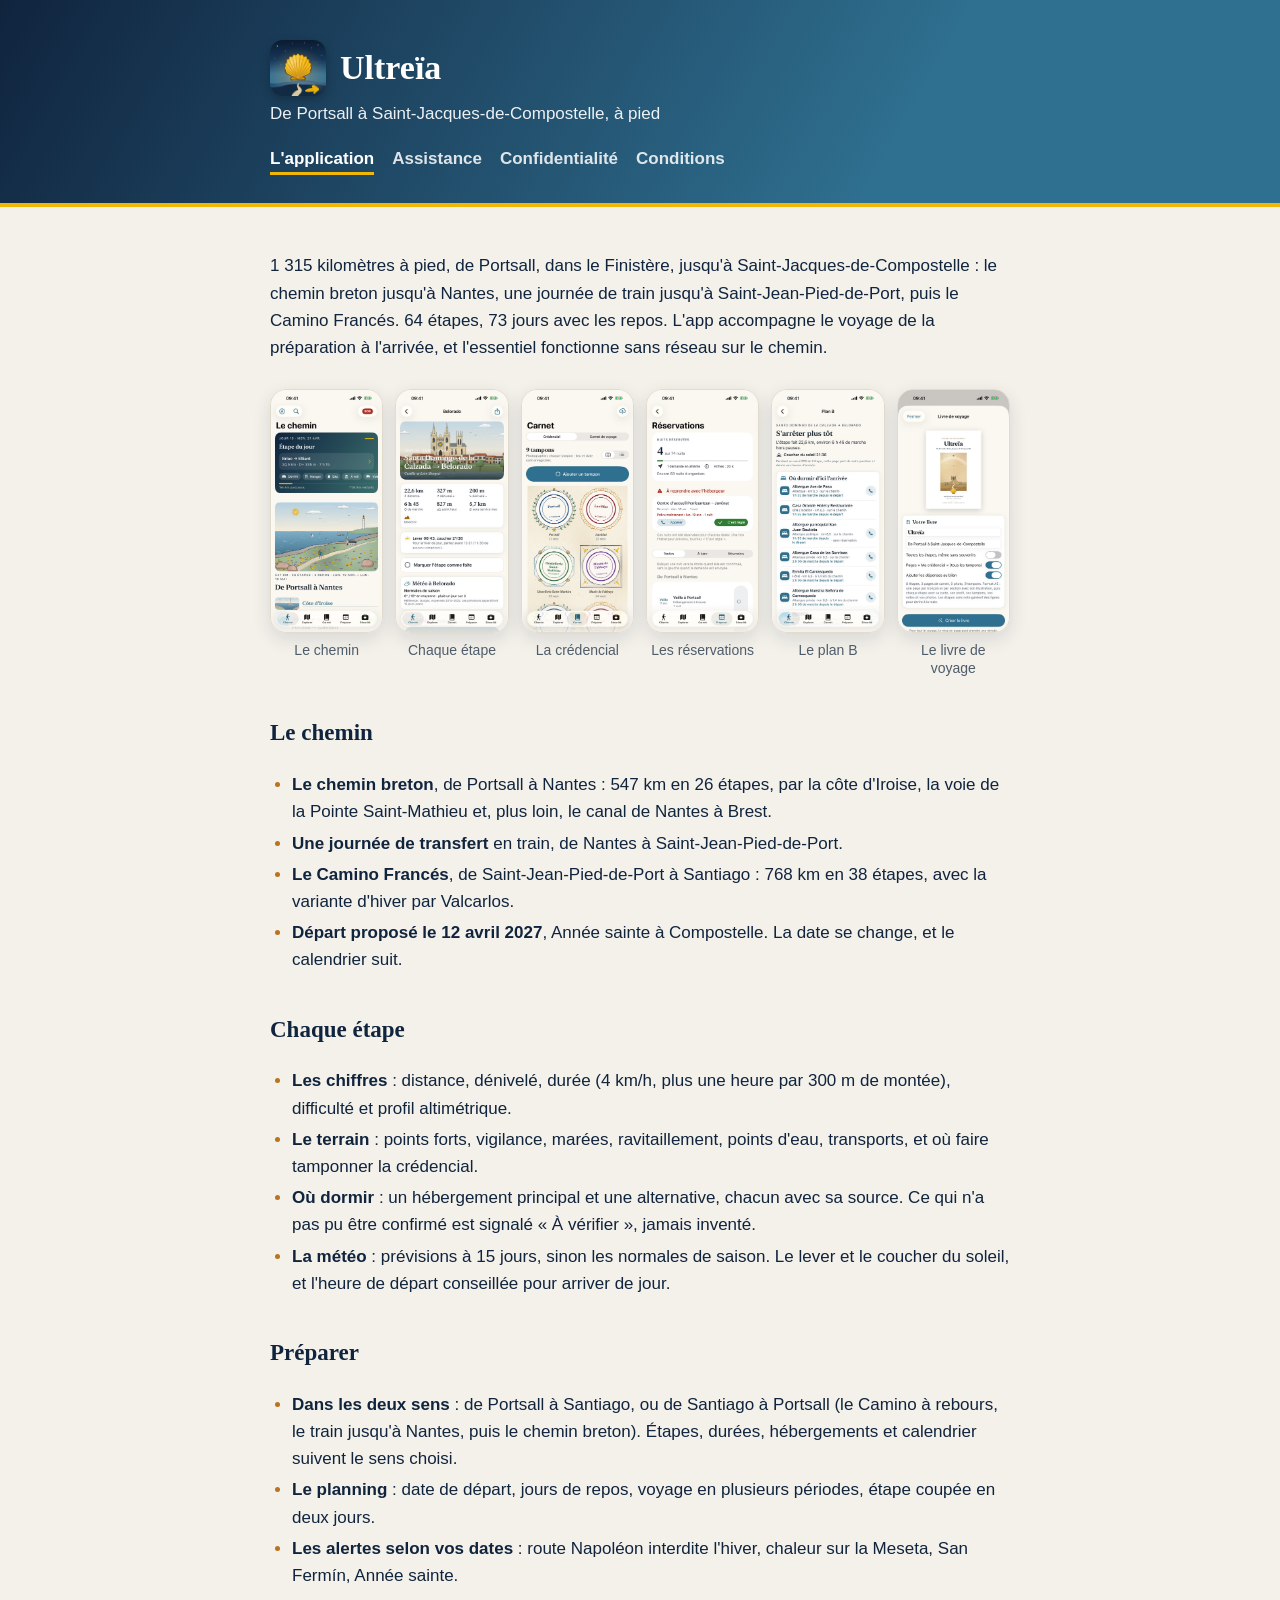
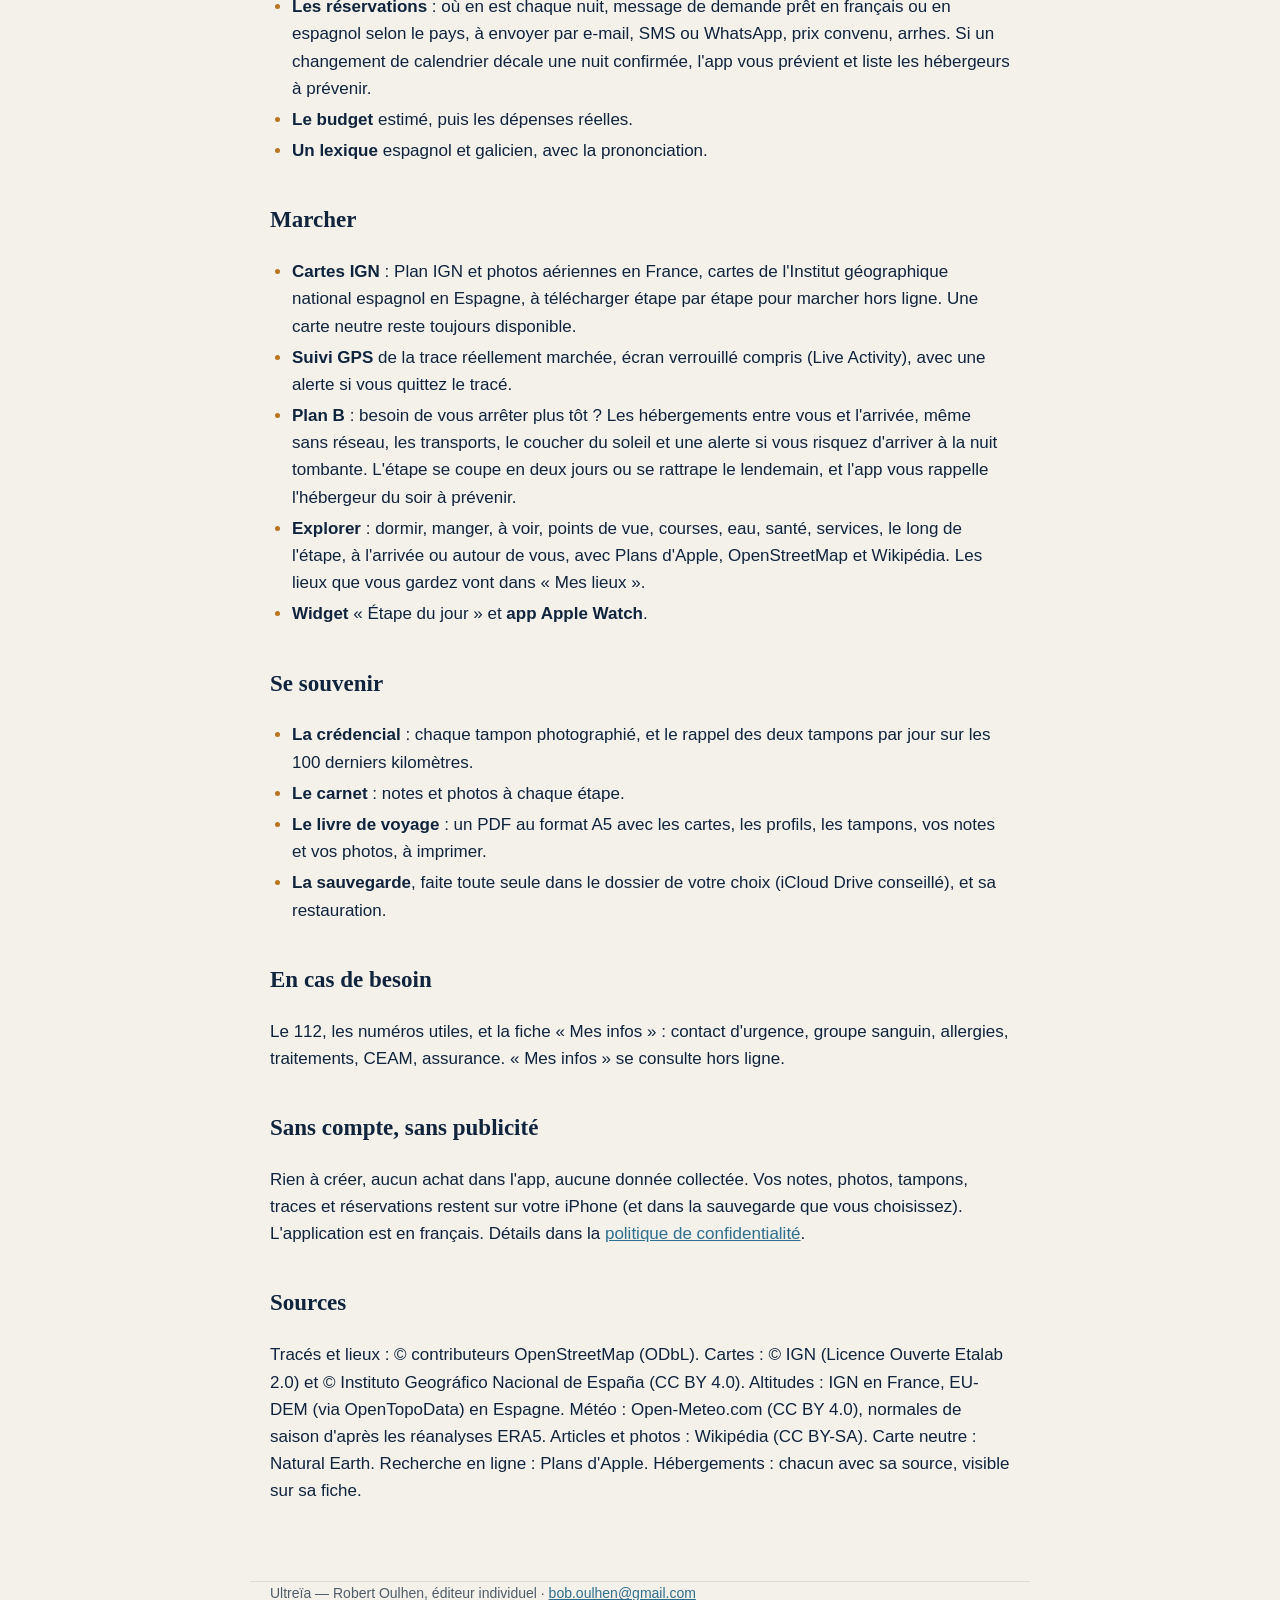
<file: index.html>
<!doctype html>
<html lang="fr">
<head>
<meta charset="utf-8">
<meta name="viewport" content="width=device-width, initial-scale=1">
<title>Ultreïa — de Portsall à Saint-Jacques-de-Compostelle, à pied</title>
<meta name="description" content="L'app iPhone pour préparer et marcher de Portsall à Saint-Jacques-de-Compostelle : 1 315 km en 64 étapes, cartes IGN hors ligne, suivi GPS, hébergements, réservations, plan B, crédencial et livre de voyage.">
<link rel="icon" href="images/icone.png">
<link rel="apple-touch-icon" href="images/icone.png">
<link rel="stylesheet" href="style.css">
</head>
<body>
<header class="bandeau">
  <div class="dedans">
    <h1><img class="icone" src="images/icone.png" alt="" width="56" height="56">Ultreïa</h1>
    <p class="accroche">De Portsall à Saint-Jacques-de-Compostelle, à pied</p>
    <nav>
      <a href="index.html" aria-current="page">L'application</a>
      <a href="assistance.html">Assistance</a>
      <a href="confidentialite.html">Confidentialité</a>
      <a href="conditions.html">Conditions</a>
    </nav>
  </div>
</header>
<main class="dedans">
  <p>1&nbsp;315 kilomètres à pied, de Portsall, dans le Finistère, jusqu'à Saint-Jacques-de-Compostelle : le chemin
  breton jusqu'à Nantes, une journée de train jusqu'à Saint-Jean-Pied-de-Port, puis le Camino Francés. 64 étapes,
  73 jours avec les repos. L'app accompagne le voyage de la préparation à l'arrivée, et l'essentiel fonctionne sans
  réseau sur le chemin.</p>

  <div class="galerie">
    <figure><img src="images/01-chemin.jpg" alt="Le chemin, étape par étape" loading="lazy"><figcaption>Le chemin</figcaption></figure>
    <figure><img src="images/02-etape.jpg" alt="Fiche d'une étape" loading="lazy"><figcaption>Chaque étape</figcaption></figure>
    <figure><img src="images/03-credencial.jpg" alt="La crédencial et ses tampons photographiés" loading="lazy"><figcaption>La crédencial</figcaption></figure>
    <figure><img src="images/04-reservations.jpg" alt="Suivi des réservations, nuit par nuit" loading="lazy"><figcaption>Les réservations</figcaption></figure>
    <figure><img src="images/05-plan-b.jpg" alt="Plan B : s'arrêter plus tôt" loading="lazy"><figcaption>Le plan B</figcaption></figure>
    <figure><img src="images/06-livre.jpg" alt="Le livre de voyage" loading="lazy"><figcaption>Le livre de voyage</figcaption></figure>
  </div>

  <h2>Le chemin</h2>
  <ul>
    <li><strong>Le chemin breton</strong>, de Portsall à Nantes : 547 km en 26 étapes, par la côte d'Iroise, la voie
    de la Pointe Saint-Mathieu et, plus loin, le canal de Nantes à Brest.</li>
    <li><strong>Une journée de transfert</strong> en train, de Nantes à Saint-Jean-Pied-de-Port.</li>
    <li><strong>Le Camino Francés</strong>, de Saint-Jean-Pied-de-Port à Santiago : 768 km en 38 étapes, avec la
    variante d'hiver par Valcarlos.</li>
    <li><strong>Départ proposé le 12 avril 2027</strong>, Année sainte à Compostelle. La date se change, et le
    calendrier suit.</li>
  </ul>

  <h2>Chaque étape</h2>
  <ul>
    <li><strong>Les chiffres</strong> : distance, dénivelé, durée (4 km/h, plus une heure par 300 m de montée),
    difficulté et profil altimétrique.</li>
    <li><strong>Le terrain</strong> : points forts, vigilance, marées, ravitaillement, points d'eau, transports, et où
    faire tamponner la crédencial.</li>
    <li><strong>Où dormir</strong> : un hébergement principal et une alternative, chacun avec sa source. Ce qui n'a pas
    pu être confirmé est signalé « À vérifier », jamais inventé.</li>
    <li><strong>La météo</strong> : prévisions à 15 jours, sinon les normales de saison. Le lever et le coucher du
    soleil, et l'heure de départ conseillée pour arriver de jour.</li>
  </ul>

  <h2>Préparer</h2>
  <ul>
    <li><strong>Dans les deux sens</strong> : de Portsall à Santiago, ou de Santiago à Portsall (le Camino à rebours,
    le train jusqu'à Nantes, puis le chemin breton). Étapes, durées, hébergements et calendrier suivent le sens choisi.</li>
    <li><strong>Le planning</strong> : date de départ, jours de repos, voyage en plusieurs périodes, étape coupée en
    deux jours.</li>
    <li><strong>Les alertes selon vos dates</strong> : route Napoléon interdite l'hiver, chaleur sur la Meseta,
    San Fermín, Année sainte.</li>
    <li><strong>Les réservations</strong> : où en est chaque nuit, message de demande prêt en français ou en espagnol
    selon le pays, à envoyer par e-mail, SMS ou WhatsApp, prix convenu, arrhes. Si un changement de calendrier décale
    une nuit confirmée, l'app vous prévient et liste les hébergeurs à prévenir.</li>
    <li><strong>Le budget</strong> estimé, puis les dépenses réelles.</li>
    <li><strong>Un lexique</strong> espagnol et galicien, avec la prononciation.</li>
  </ul>

  <h2>Marcher</h2>
  <ul>
    <li><strong>Cartes IGN</strong> : Plan IGN et photos aériennes en France, cartes de l'Institut géographique
    national espagnol en Espagne, à télécharger étape par étape pour marcher hors ligne. Une carte neutre reste
    toujours disponible.</li>
    <li><strong>Suivi GPS</strong> de la trace réellement marchée, écran verrouillé compris (Live Activity), avec
    une alerte si vous quittez le tracé.</li>
    <li><strong>Plan B</strong> : besoin de vous arrêter plus tôt ? Les hébergements entre vous et l'arrivée, même sans
    réseau, les transports, le coucher du soleil et une alerte si vous risquez d'arriver à la nuit tombante. L'étape
    se coupe en deux jours ou se rattrape le lendemain, et l'app vous rappelle l'hébergeur du soir à prévenir.</li>
    <li><strong>Explorer</strong> : dormir, manger, à voir, points de vue, courses, eau, santé, services, le long de
    l'étape, à l'arrivée ou autour de vous, avec Plans d'Apple, OpenStreetMap et Wikipédia. Les lieux que vous
    gardez vont dans « Mes lieux ».</li>
    <li><strong>Widget</strong> « Étape du jour » et <strong>app Apple Watch</strong>.</li>
  </ul>

  <h2>Se souvenir</h2>
  <ul>
    <li><strong>La crédencial</strong> : chaque tampon photographié, et le rappel des deux tampons par jour sur les
    100 derniers kilomètres.</li>
    <li><strong>Le carnet</strong> : notes et photos à chaque étape.</li>
    <li><strong>Le livre de voyage</strong> : un PDF au format A5 avec les cartes, les profils, les tampons, vos notes
    et vos photos, à imprimer.</li>
    <li><strong>La sauvegarde</strong>, faite toute seule dans le dossier de votre choix (iCloud Drive conseillé), et
    sa restauration.</li>
  </ul>

  <h2>En cas de besoin</h2>
  <p>Le 112, les numéros utiles, et la fiche « Mes infos » : contact d'urgence, groupe sanguin, allergies,
  traitements, CEAM, assurance. « Mes infos » se consulte hors ligne.</p>

  <h2>Sans compte, sans publicité</h2>
  <p>Rien à créer, aucun achat dans l'app, aucune donnée collectée. Vos notes, photos, tampons, traces et
  réservations restent sur votre iPhone (et dans la sauvegarde que vous choisissez). L'application est en français.
  Détails dans la <a href="confidentialite.html">politique de confidentialité</a>.</p>

  <h2>Sources</h2>
  <p>Tracés et lieux : © contributeurs OpenStreetMap (ODbL). Cartes : © IGN (Licence Ouverte Etalab 2.0) et
  © Instituto Geográfico Nacional de España (CC BY 4.0). Altitudes : IGN en France, EU-DEM (via OpenTopoData) en
  Espagne. Météo : Open-Meteo.com (CC BY 4.0), normales de saison d'après les réanalyses ERA5. Articles et photos :
  Wikipédia (CC BY-SA). Carte neutre : Natural Earth. Recherche en ligne : Plans d'Apple. Hébergements : chacun
  avec sa source, visible sur sa fiche.</p>
</main>
<footer class="dedans">Ultreïa — Robert Oulhen, éditeur individuel · <a href="mailto:bob.oulhen@gmail.com">bob.oulhen@gmail.com</a></footer>
</body>
</html>
</file>
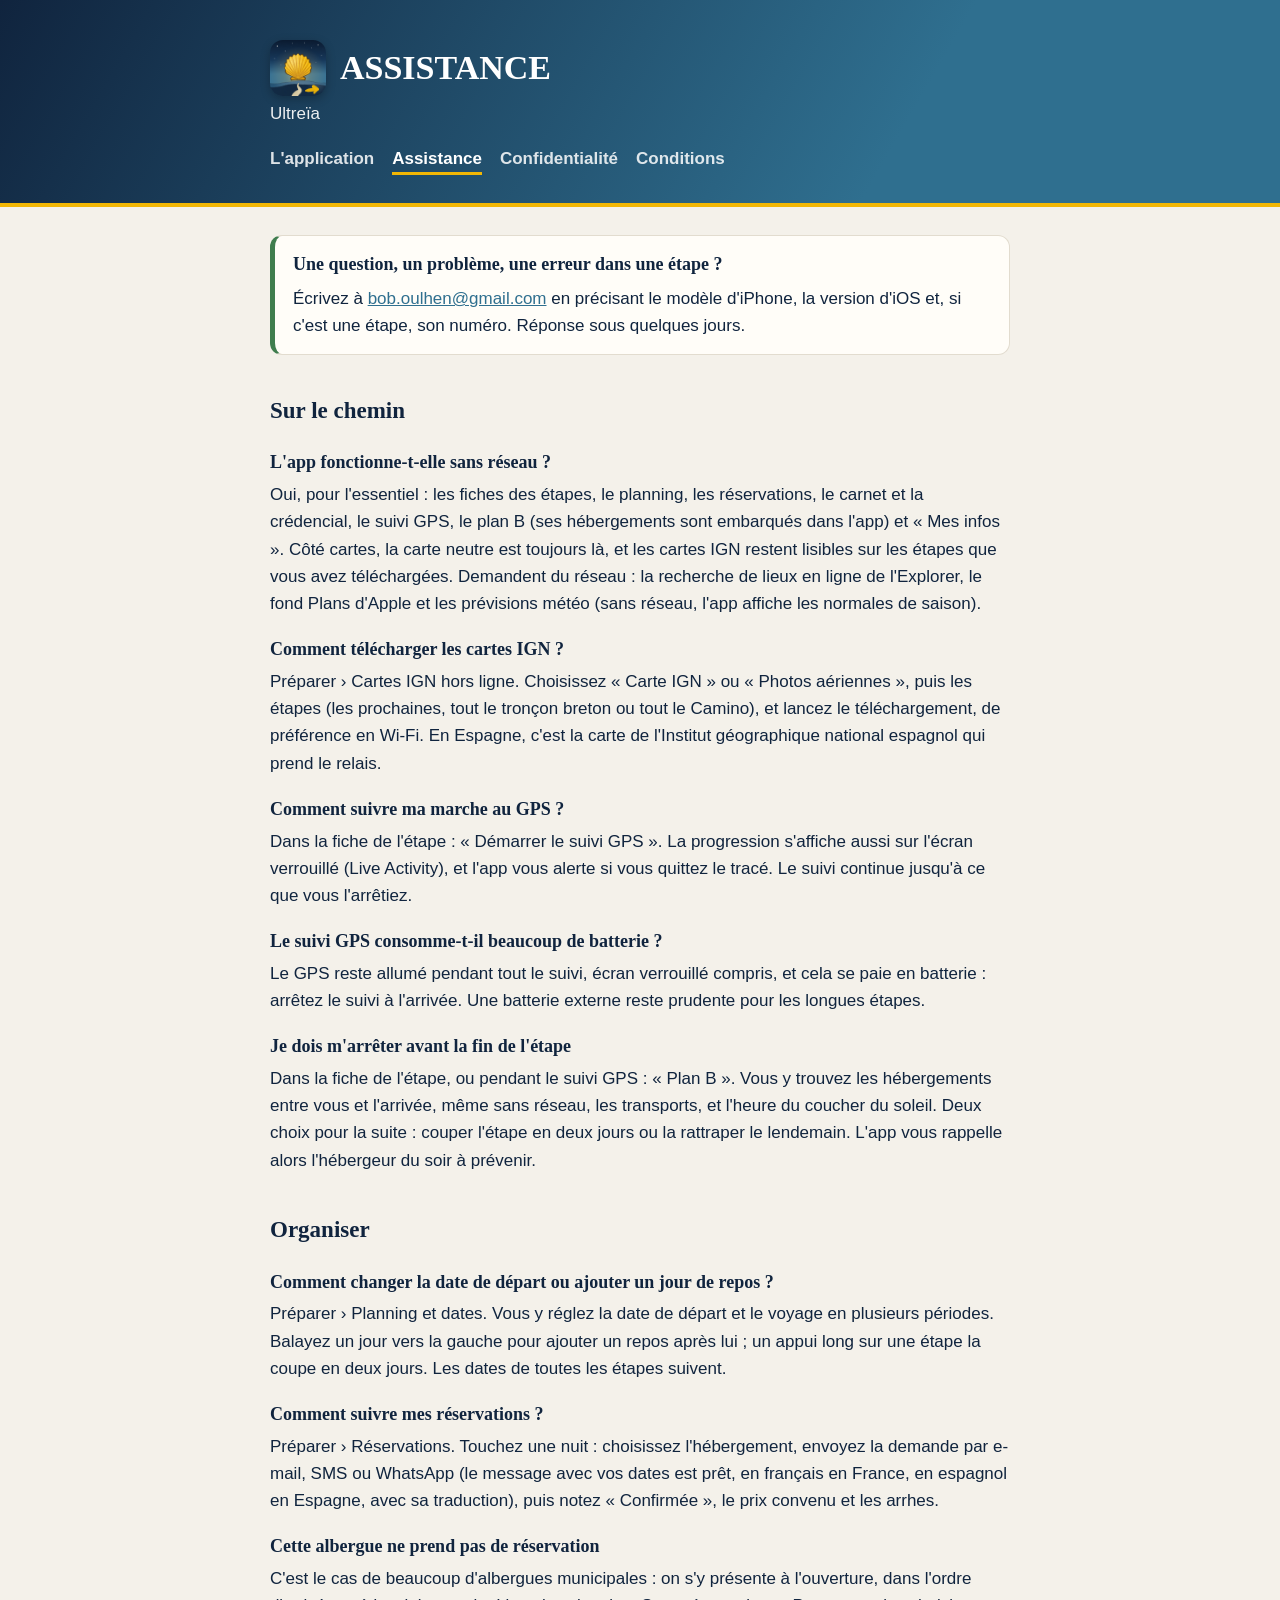
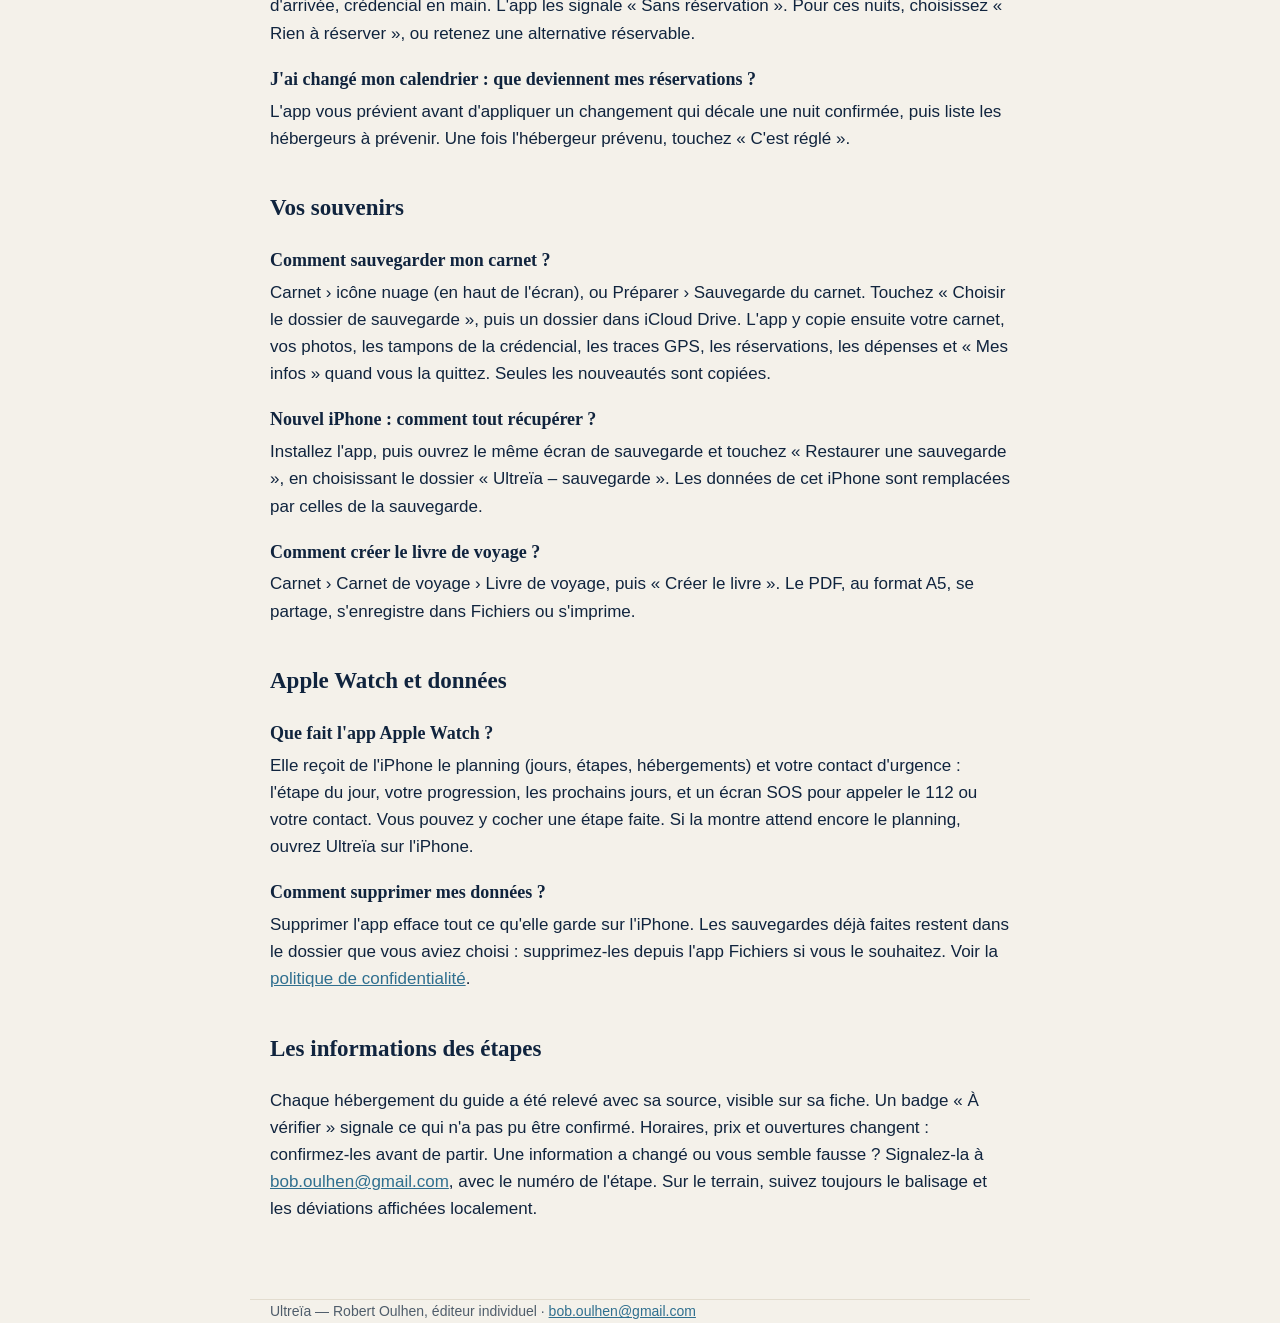
<file: assistance.html>
<!doctype html>
<html lang="fr">
<head>
<meta charset="utf-8">
<meta name="viewport" content="width=device-width, initial-scale=1">
<title>Assistance — Ultreïa</title>
<meta name="description" content="Aide de l'app Ultreïa : hors ligne, cartes IGN, suivi GPS, réservations, plan B, sauvegarde, livre de voyage, Apple Watch.">
<link rel="icon" href="images/icone.png">
<link rel="apple-touch-icon" href="images/icone.png">
<link rel="stylesheet" href="style.css">
</head>
<body>
<header class="bandeau">
  <div class="dedans">
    <h1><img class="icone" src="images/icone.png" alt="" width="56" height="56">ASSISTANCE</h1>
    <p class="accroche">Ultreïa</p>
    <nav>
      <a href="index.html">L'application</a>
      <a href="assistance.html" aria-current="page">Assistance</a>
      <a href="confidentialite.html">Confidentialité</a>
      <a href="conditions.html">Conditions</a>
    </nav>
  </div>
</header>
<main class="dedans">
  <div class="encadre">
    <h3>Une question, un problème, une erreur dans une étape ?</h3>
    <p>Écrivez à <a href="mailto:bob.oulhen@gmail.com">bob.oulhen@gmail.com</a> en précisant le modèle d'iPhone,
    la version d'iOS et, si c'est une étape, son numéro. Réponse sous quelques jours.</p>
  </div>

  <h2>Sur le chemin</h2>
  <h3>L'app fonctionne-t-elle sans réseau ?</h3>
  <p>Oui, pour l'essentiel : les fiches des étapes, le planning, les réservations, le carnet et la crédencial, le
  suivi GPS, le plan B (ses hébergements sont embarqués dans l'app) et « Mes infos ». Côté cartes, la carte neutre est
  toujours là, et les cartes IGN restent lisibles sur les étapes que vous avez téléchargées. Demandent du réseau : la
  recherche de lieux en ligne de l'Explorer, le fond Plans d'Apple et les prévisions météo (sans réseau, l'app
  affiche les normales de saison).</p>

  <h3>Comment télécharger les cartes IGN ?</h3>
  <p>Préparer › Cartes IGN hors ligne. Choisissez « Carte IGN » ou « Photos aériennes », puis les étapes (les
  prochaines, tout le tronçon breton ou tout le Camino), et lancez le téléchargement, de préférence en Wi-Fi. En
  Espagne, c'est la carte de l'Institut géographique national espagnol qui prend le relais.</p>

  <h3>Comment suivre ma marche au GPS ?</h3>
  <p>Dans la fiche de l'étape : « Démarrer le suivi GPS ». La progression s'affiche aussi sur l'écran verrouillé
  (Live Activity), et l'app vous alerte si vous quittez le tracé. Le suivi continue jusqu'à ce que vous l'arrêtiez.</p>

  <h3>Le suivi GPS consomme-t-il beaucoup de batterie ?</h3>
  <p>Le GPS reste allumé pendant tout le suivi, écran verrouillé compris, et cela se paie en batterie : arrêtez le
  suivi à l'arrivée. Une batterie externe reste prudente pour les longues étapes.</p>

  <h3>Je dois m'arrêter avant la fin de l'étape</h3>
  <p>Dans la fiche de l'étape, ou pendant le suivi GPS : « Plan B ». Vous y trouvez les hébergements entre vous et
  l'arrivée, même sans réseau, les transports, et l'heure du coucher du soleil. Deux choix pour la suite : couper
  l'étape en deux jours ou la rattraper le lendemain. L'app vous rappelle alors l'hébergeur du soir à prévenir.</p>

  <h2>Organiser</h2>
  <h3>Comment changer la date de départ ou ajouter un jour de repos ?</h3>
  <p>Préparer › Planning et dates. Vous y réglez la date de départ et le voyage en plusieurs périodes. Balayez un
  jour vers la gauche pour ajouter un repos après lui ; un appui long sur une étape la coupe en deux jours. Les dates
  de toutes les étapes suivent.</p>

  <h3>Comment suivre mes réservations ?</h3>
  <p>Préparer › Réservations. Touchez une nuit : choisissez l'hébergement, envoyez la demande par e-mail, SMS ou
  WhatsApp (le message avec vos dates est prêt, en français en France, en espagnol en Espagne, avec sa traduction),
  puis notez « Confirmée », le prix convenu et les arrhes.</p>

  <h3>Cette albergue ne prend pas de réservation</h3>
  <p>C'est le cas de beaucoup d'albergues municipales : on s'y présente à l'ouverture, dans l'ordre d'arrivée,
  crédencial en main. L'app les signale « Sans réservation ». Pour ces nuits, choisissez « Rien à réserver », ou
  retenez une alternative réservable.</p>

  <h3>J'ai changé mon calendrier : que deviennent mes réservations ?</h3>
  <p>L'app vous prévient avant d'appliquer un changement qui décale une nuit confirmée, puis liste les hébergeurs à
  prévenir. Une fois l'hébergeur prévenu, touchez « C'est réglé ».</p>

  <h2>Vos souvenirs</h2>
  <h3>Comment sauvegarder mon carnet ?</h3>
  <p>Carnet › icône nuage (en haut de l'écran), ou Préparer › Sauvegarde du carnet. Touchez « Choisir le dossier de
  sauvegarde », puis un dossier dans iCloud Drive. L'app y copie ensuite votre carnet, vos photos, les tampons de la
  crédencial, les traces GPS, les réservations, les dépenses et « Mes infos » quand vous la quittez. Seules les
  nouveautés sont copiées.</p>

  <h3>Nouvel iPhone : comment tout récupérer ?</h3>
  <p>Installez l'app, puis ouvrez le même écran de sauvegarde et touchez « Restaurer une sauvegarde », en choisissant
  le dossier « Ultreïa – sauvegarde ». Les données de cet iPhone sont remplacées par celles de la sauvegarde.</p>

  <h3>Comment créer le livre de voyage ?</h3>
  <p>Carnet › Carnet de voyage › Livre de voyage, puis « Créer le livre ». Le PDF, au format A5, se partage,
  s'enregistre dans Fichiers ou s'imprime.</p>

  <h2>Apple Watch et données</h2>
  <h3>Que fait l'app Apple Watch ?</h3>
  <p>Elle reçoit de l'iPhone le planning (jours, étapes, hébergements) et votre contact d'urgence : l'étape du jour,
  votre progression, les prochains jours, et un écran SOS pour appeler le 112 ou votre contact. Vous pouvez y cocher
  une étape faite. Si la montre attend encore le planning, ouvrez Ultreïa sur l'iPhone.</p>

  <h3>Comment supprimer mes données ?</h3>
  <p>Supprimer l'app efface tout ce qu'elle garde sur l'iPhone. Les sauvegardes déjà faites restent dans le dossier
  que vous aviez choisi : supprimez-les depuis l'app Fichiers si vous le souhaitez. Voir la
  <a href="confidentialite.html">politique de confidentialité</a>.</p>

  <h2>Les informations des étapes</h2>
  <p>Chaque hébergement du guide a été relevé avec sa source, visible sur sa fiche. Un badge « À vérifier » signale
  ce qui n'a pas pu être confirmé. Horaires, prix et ouvertures changent : confirmez-les
  avant de partir. Une information a changé ou vous semble fausse ? Signalez-la à
  <a href="mailto:bob.oulhen@gmail.com">bob.oulhen@gmail.com</a>, avec le numéro de l'étape. Sur le terrain, suivez
  toujours le balisage et les déviations affichées localement.</p>
</main>
<footer class="dedans">Ultreïa — Robert Oulhen, éditeur individuel · <a href="mailto:bob.oulhen@gmail.com">bob.oulhen@gmail.com</a></footer>
</body>
</html>
</file>
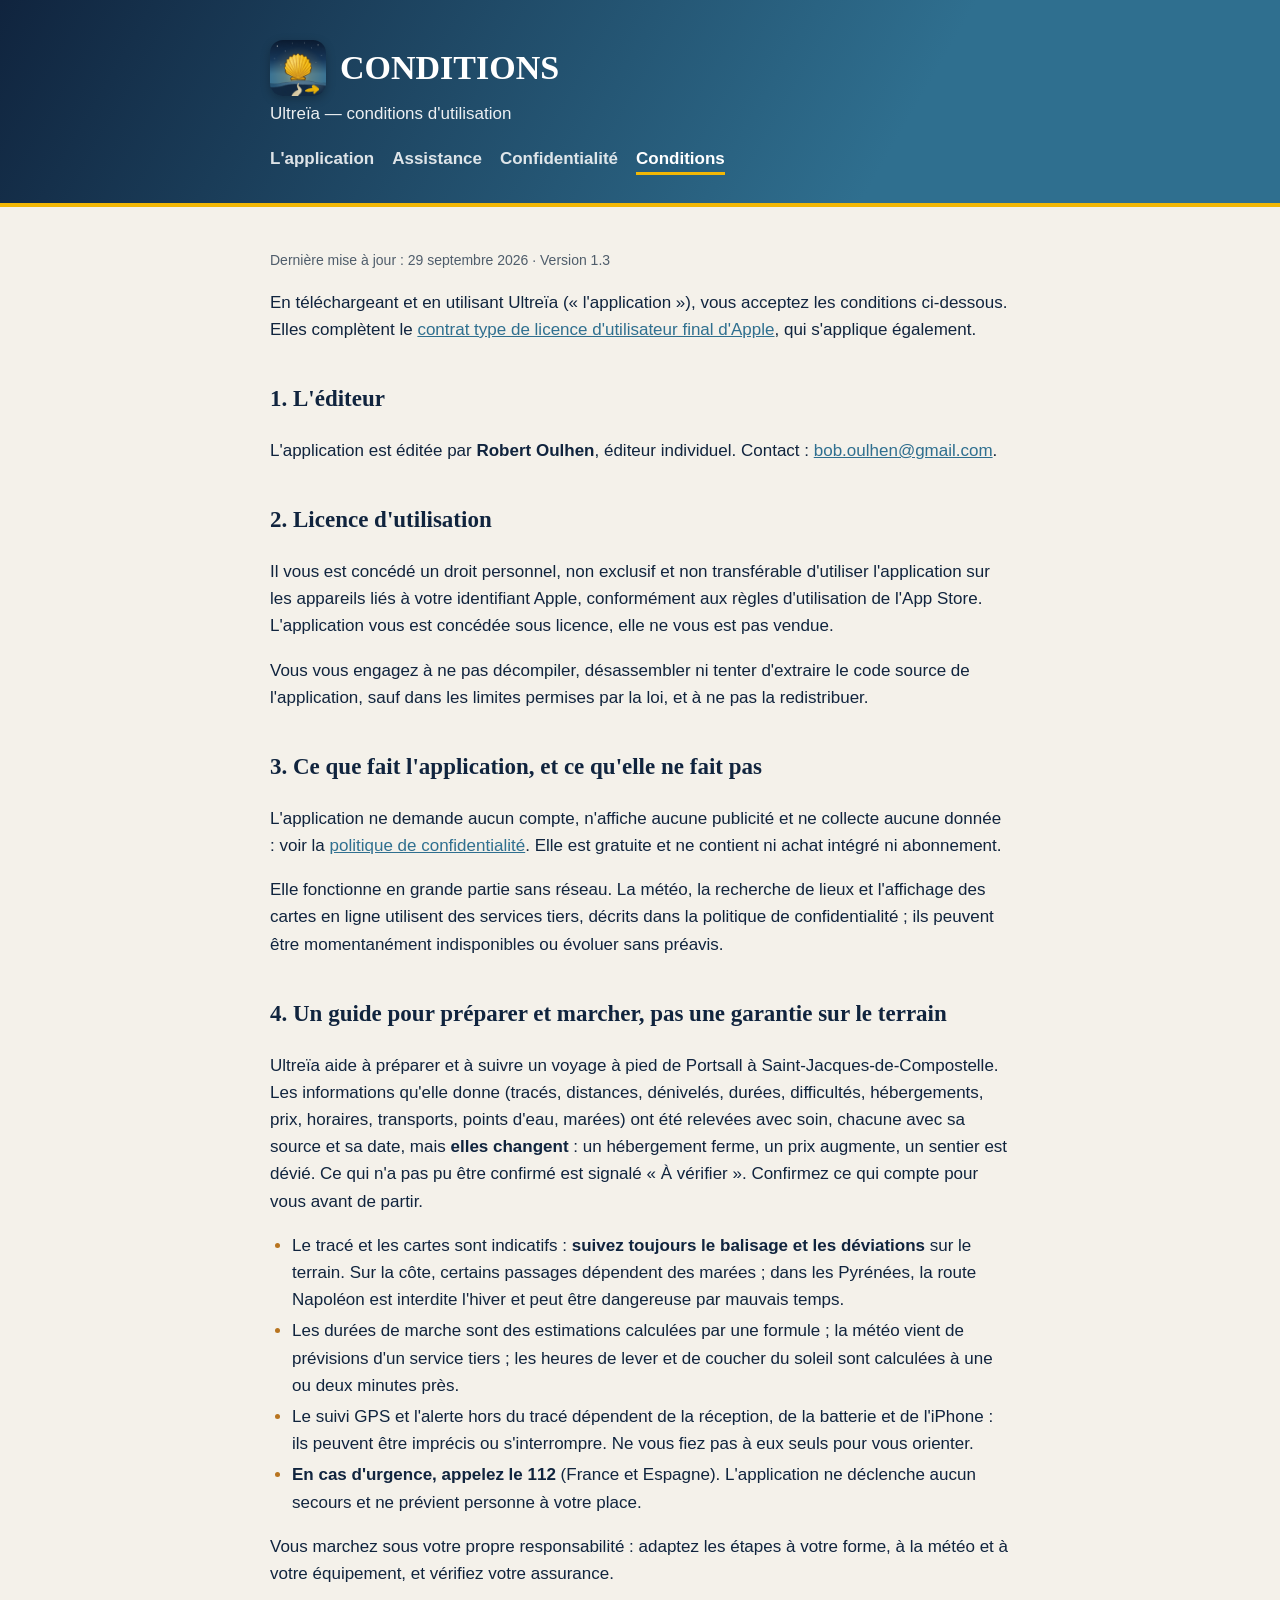
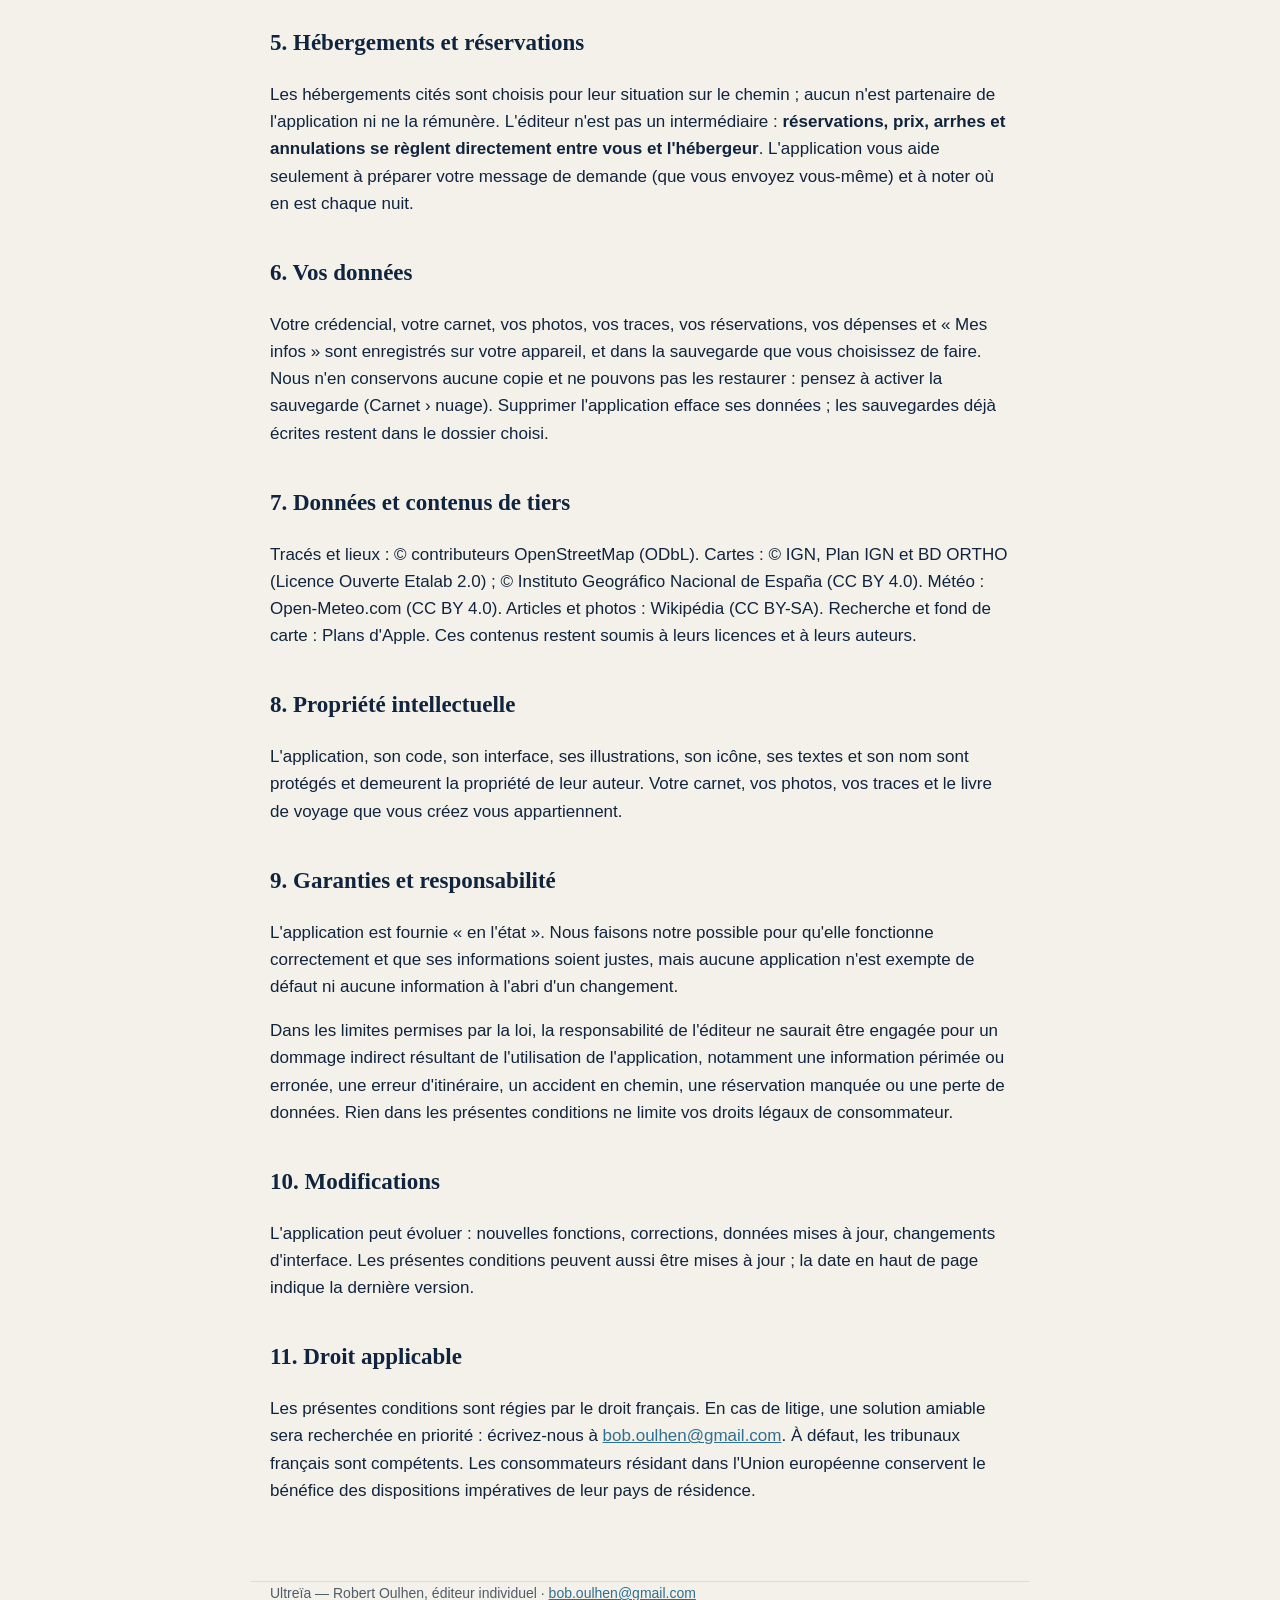
<file: conditions.html>
<!doctype html>
<html lang="fr">
<head>
<meta charset="utf-8">
<meta name="viewport" content="width=device-width, initial-scale=1">
<title>Conditions d'utilisation — Ultreïa</title>
<meta name="description" content="Conditions d'utilisation d'Ultreïa, l'app iPhone pour marcher de Portsall à Saint-Jacques-de-Compostelle : licence, informations à vérifier sur le terrain, réservations, données, responsabilité.">
<link rel="icon" href="images/icone.png">
<link rel="apple-touch-icon" href="images/icone.png">
<link rel="stylesheet" href="style.css">
</head>
<body>
<header class="bandeau">
  <div class="dedans">
    <h1><img class="icone" src="images/icone.png" alt="" width="56" height="56">CONDITIONS</h1>
    <p class="accroche">Ultreïa — conditions d'utilisation</p>
    <nav>
      <a href="index.html">L'application</a>
      <a href="assistance.html">Assistance</a>
      <a href="confidentialite.html">Confidentialité</a>
      <a href="conditions.html" aria-current="page">Conditions</a>
    </nav>
  </div>
</header>
<main class="dedans">
  <p class="date">Dernière mise à jour : 29 septembre 2026 · Version 1.3</p>

  <p>En téléchargeant et en utilisant Ultreïa (« l'application »), vous acceptez les conditions ci-dessous. Elles
  complètent le <a href="https://www.apple.com/legal/internet-services/itunes/dev/stdeula/">contrat type de licence
  d'utilisateur final d'Apple</a>, qui s'applique également.</p>

  <h2>1. L'éditeur</h2>
  <p>L'application est éditée par <strong>Robert Oulhen</strong>, éditeur individuel.
  Contact : <a href="mailto:bob.oulhen@gmail.com">bob.oulhen@gmail.com</a>.</p>

  <h2>2. Licence d'utilisation</h2>
  <p>Il vous est concédé un droit personnel, non exclusif et non transférable d'utiliser l'application sur les
  appareils liés à votre identifiant Apple, conformément aux règles d'utilisation de l'App Store. L'application vous
  est concédée sous licence, elle ne vous est pas vendue.</p>
  <p>Vous vous engagez à ne pas décompiler, désassembler ni tenter d'extraire le code source de l'application, sauf
  dans les limites permises par la loi, et à ne pas la redistribuer.</p>

  <h2>3. Ce que fait l'application, et ce qu'elle ne fait pas</h2>
  <p>L'application ne demande aucun compte, n'affiche aucune publicité et ne collecte aucune donnée : voir la
  <a href="confidentialite.html">politique de confidentialité</a>. Elle est gratuite et ne contient ni achat intégré
  ni abonnement.</p>
  <p>Elle fonctionne en grande partie sans réseau. La météo, la recherche de lieux et l'affichage des cartes en ligne
  utilisent des services tiers, décrits dans la politique de confidentialité ; ils peuvent être momentanément
  indisponibles ou évoluer sans préavis.</p>

  <h2>4. Un guide pour préparer et marcher, pas une garantie sur le terrain</h2>
  <p>Ultreïa aide à préparer et à suivre un voyage à pied de Portsall à Saint-Jacques-de-Compostelle. Les informations
  qu'elle donne (tracés, distances, dénivelés, durées, difficultés, hébergements, prix, horaires, transports, points
  d'eau, marées) ont été relevées avec soin, chacune avec sa source et sa date, mais <strong>elles changent</strong> :
  un hébergement ferme, un prix augmente, un sentier est dévié. Ce qui n'a pas pu être confirmé est signalé
  « À vérifier ». Confirmez ce qui compte pour vous avant de partir.</p>
  <ul>
    <li>Le tracé et les cartes sont indicatifs : <strong>suivez toujours le balisage et les déviations</strong> sur le
    terrain. Sur la côte, certains passages dépendent des marées ; dans les Pyrénées, la route Napoléon est interdite
    l'hiver et peut être dangereuse par mauvais temps.</li>
    <li>Les durées de marche sont des estimations calculées par une formule ; la météo vient de prévisions d'un service
    tiers ; les heures de lever et de coucher du soleil sont calculées à une ou deux minutes près.</li>
    <li>Le suivi GPS et l'alerte hors du tracé dépendent de la réception, de la batterie et de l'iPhone : ils peuvent
    être imprécis ou s'interrompre. Ne vous fiez pas à eux seuls pour vous orienter.</li>
    <li><strong>En cas d'urgence, appelez le 112</strong> (France et Espagne). L'application ne déclenche aucun
    secours et ne prévient personne à votre place.</li>
  </ul>
  <p>Vous marchez sous votre propre responsabilité : adaptez les étapes à votre forme, à la météo et à votre
  équipement, et vérifiez votre assurance.</p>

  <h2>5. Hébergements et réservations</h2>
  <p>Les hébergements cités sont choisis pour leur situation sur le chemin ; aucun n'est partenaire de l'application
  ni ne la rémunère. L'éditeur n'est pas un intermédiaire : <strong>réservations, prix, arrhes et annulations se
  règlent directement entre vous et l'hébergeur</strong>. L'application vous aide seulement à préparer votre message
  de demande (que vous envoyez vous-même) et à noter où en est chaque nuit.</p>

  <h2>6. Vos données</h2>
  <p>Votre crédencial, votre carnet, vos photos, vos traces, vos réservations, vos dépenses et « Mes infos » sont
  enregistrés sur votre appareil, et dans la sauvegarde que vous choisissez de faire. Nous n'en conservons aucune copie
  et ne pouvons pas les restaurer : pensez à activer la sauvegarde (Carnet › nuage). Supprimer l'application efface
  ses données ; les sauvegardes déjà écrites restent dans le dossier choisi.</p>

  <h2>7. Données et contenus de tiers</h2>
  <p>Tracés et lieux : © contributeurs OpenStreetMap (ODbL). Cartes : © IGN, Plan IGN et BD ORTHO (Licence Ouverte
  Etalab 2.0) ; © Instituto Geográfico Nacional de España (CC BY 4.0). Météo : Open-Meteo.com (CC BY 4.0). Articles
  et photos : Wikipédia (CC BY-SA). Recherche et fond de carte : Plans d'Apple. Ces contenus restent soumis à leurs
  licences et à leurs auteurs.</p>

  <h2>8. Propriété intellectuelle</h2>
  <p>L'application, son code, son interface, ses illustrations, son icône, ses textes et son nom sont protégés et
  demeurent la propriété de leur auteur. Votre carnet, vos photos, vos traces et le livre de voyage que vous créez vous
  appartiennent.</p>

  <h2>9. Garanties et responsabilité</h2>
  <p>L'application est fournie « en l'état ». Nous faisons notre possible pour qu'elle fonctionne correctement et que
  ses informations soient justes, mais aucune application n'est exempte de défaut ni aucune information à l'abri d'un
  changement.</p>
  <p>Dans les limites permises par la loi, la responsabilité de l'éditeur ne saurait être engagée pour un dommage
  indirect résultant de l'utilisation de l'application, notamment une information périmée ou erronée, une erreur
  d'itinéraire, un accident en chemin, une réservation manquée ou une perte de données. Rien dans les présentes
  conditions ne limite vos droits légaux de consommateur.</p>

  <h2>10. Modifications</h2>
  <p>L'application peut évoluer : nouvelles fonctions, corrections, données mises à jour, changements d'interface. Les
  présentes conditions peuvent aussi être mises à jour ; la date en haut de page indique la dernière version.</p>

  <h2>11. Droit applicable</h2>
  <p>Les présentes conditions sont régies par le droit français. En cas de litige, une solution amiable sera recherchée
  en priorité : écrivez-nous à <a href="mailto:bob.oulhen@gmail.com">bob.oulhen@gmail.com</a>. À défaut, les
  tribunaux français sont compétents. Les consommateurs résidant dans l'Union européenne conservent le bénéfice des
  dispositions impératives de leur pays de résidence.</p>
</main>
<footer class="dedans">Ultreïa — Robert Oulhen, éditeur individuel · <a href="mailto:bob.oulhen@gmail.com">bob.oulhen@gmail.com</a></footer>
</body>
</html>
</file>
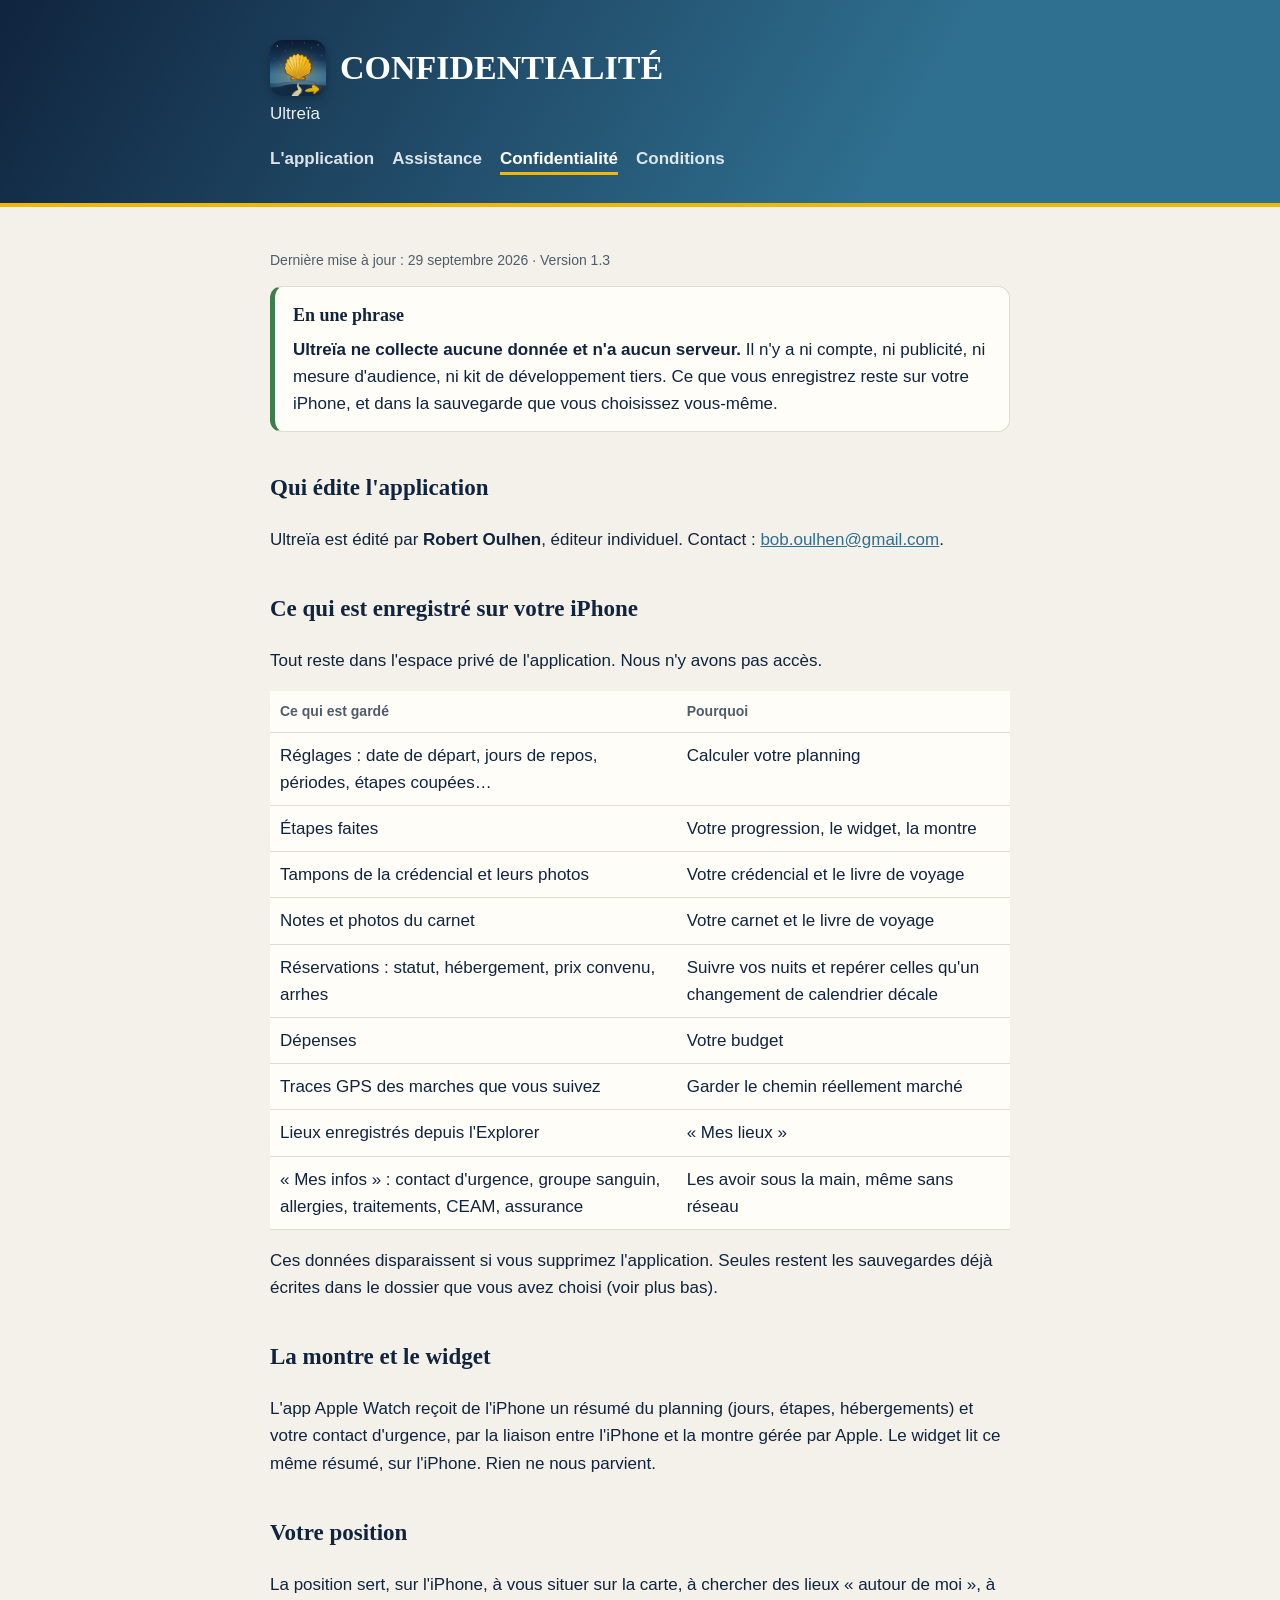
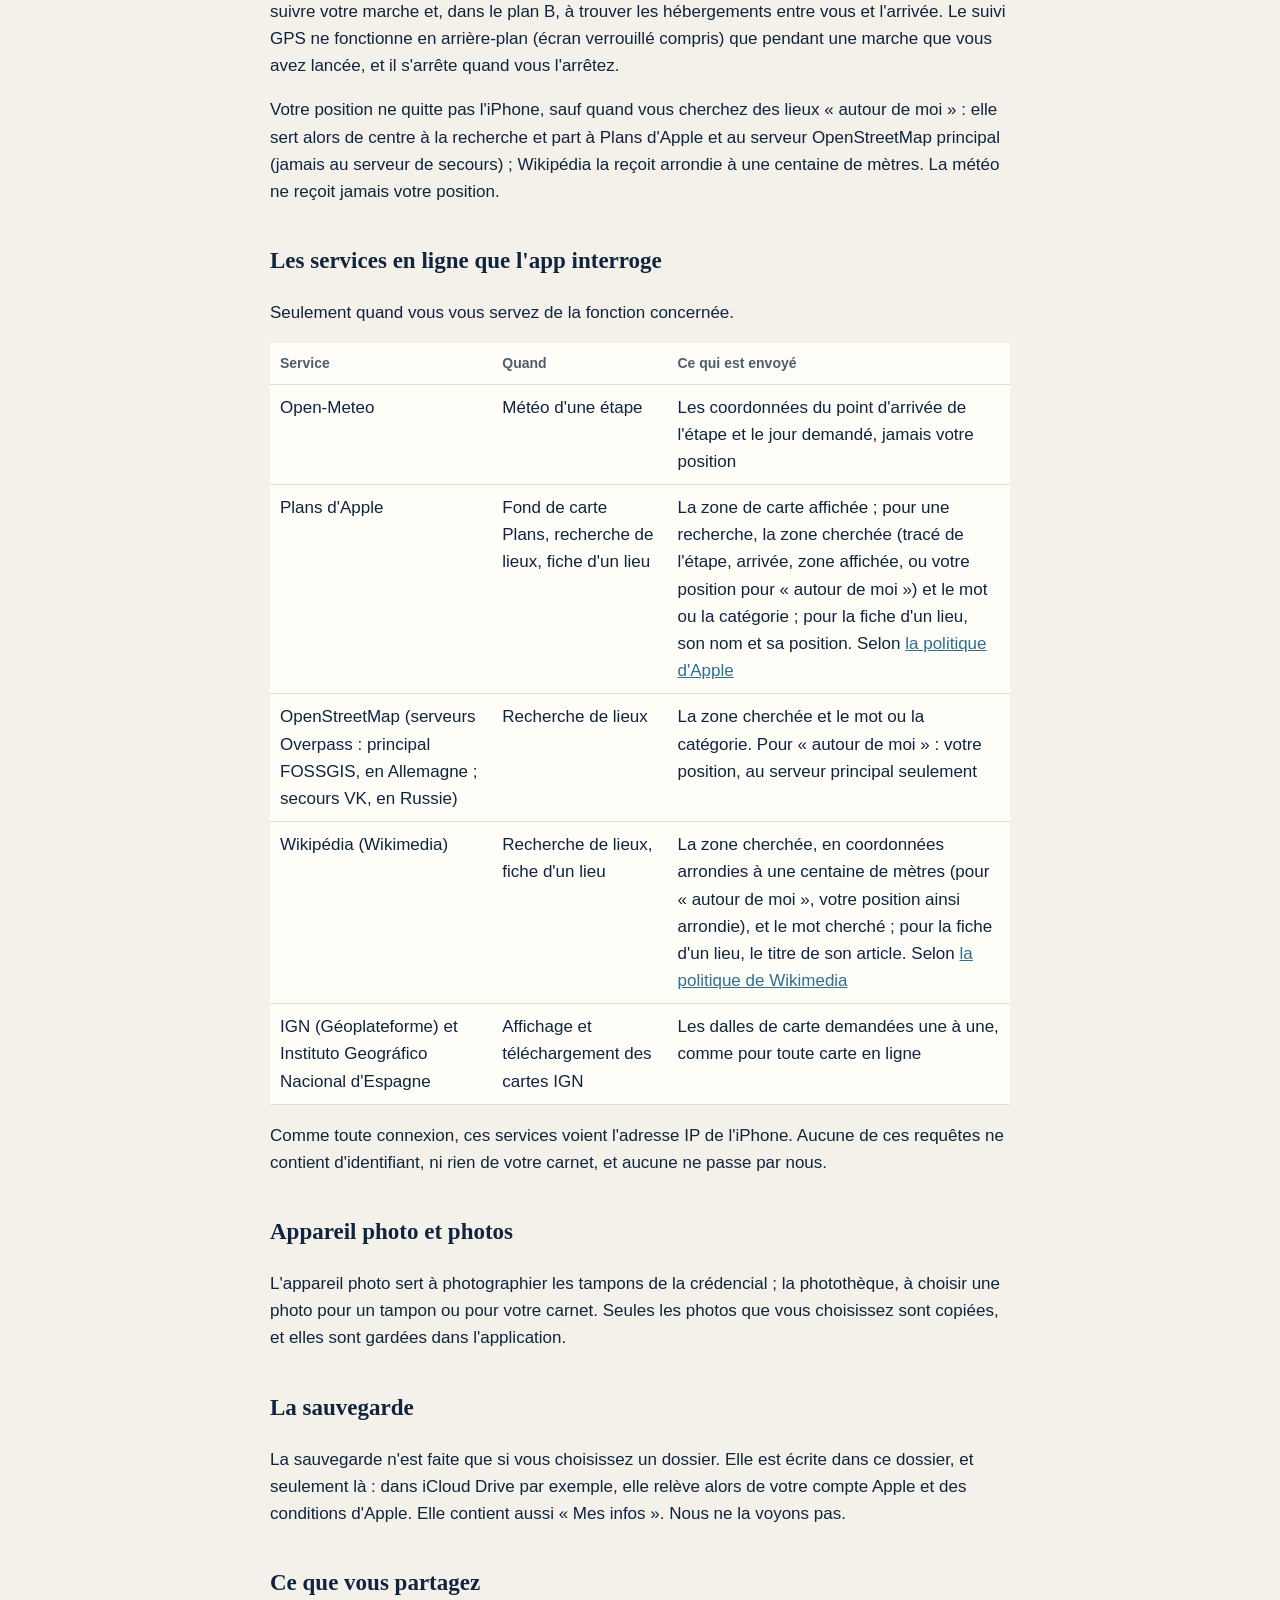
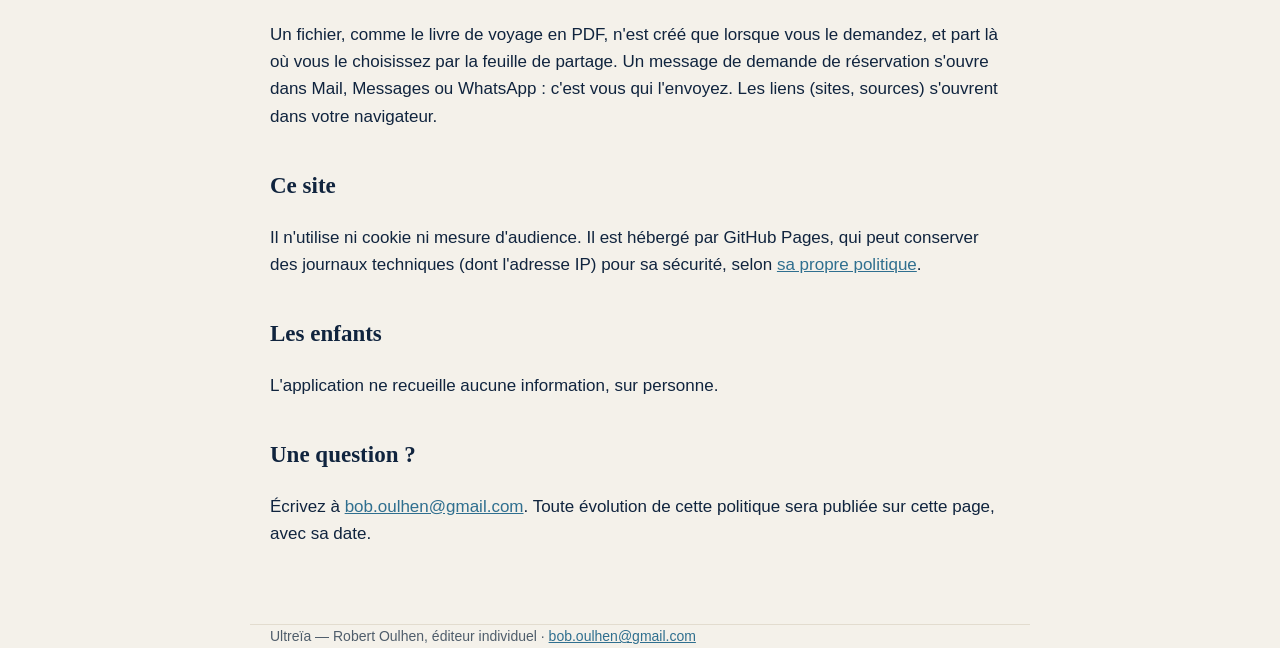
<file: confidentialite.html>
<!doctype html>
<html lang="fr">
<head>
<meta charset="utf-8">
<meta name="viewport" content="width=device-width, initial-scale=1">
<title>Confidentialité — Ultreïa</title>
<meta name="description" content="Ultreïa ne collecte aucune donnée : vos notes, photos, tampons, traces GPS et réservations restent sur votre iPhone. Politique de confidentialité complète.">
<link rel="icon" href="images/icone.png">
<link rel="apple-touch-icon" href="images/icone.png">
<link rel="stylesheet" href="style.css">
</head>
<body>
<header class="bandeau">
  <div class="dedans">
    <h1><img class="icone" src="images/icone.png" alt="" width="56" height="56">CONFIDENTIALITÉ</h1>
    <p class="accroche">Ultreïa</p>
    <nav>
      <a href="index.html">L'application</a>
      <a href="assistance.html">Assistance</a>
      <a href="confidentialite.html" aria-current="page">Confidentialité</a>
      <a href="conditions.html">Conditions</a>
    </nav>
  </div>
</header>
<main class="dedans">
  <p class="date">Dernière mise à jour : 29 septembre 2026 · Version 1.3</p>

  <div class="encadre">
    <h3>En une phrase</h3>
    <p><strong>Ultreïa ne collecte aucune donnée et n'a aucun serveur.</strong> Il n'y a ni compte, ni publicité,
    ni mesure d'audience, ni kit de développement tiers. Ce que vous enregistrez reste sur votre iPhone, et dans la
    sauvegarde que vous choisissez vous-même.</p>
  </div>

  <h2>Qui édite l'application</h2>
  <p>Ultreïa est édité par <strong>Robert Oulhen</strong>, éditeur individuel.
  Contact : <a href="mailto:bob.oulhen@gmail.com">bob.oulhen@gmail.com</a>.</p>

  <h2>Ce qui est enregistré sur votre iPhone</h2>
  <p>Tout reste dans l'espace privé de l'application. Nous n'y avons pas accès.</p>
  <table>
    <tr><th>Ce qui est gardé</th><th>Pourquoi</th></tr>
    <tr><td>Réglages : date de départ, jours de repos, périodes, étapes coupées…</td><td>Calculer votre planning</td></tr>
    <tr><td>Étapes faites</td><td>Votre progression, le widget, la montre</td></tr>
    <tr><td>Tampons de la crédencial et leurs photos</td><td>Votre crédencial et le livre de voyage</td></tr>
    <tr><td>Notes et photos du carnet</td><td>Votre carnet et le livre de voyage</td></tr>
    <tr><td>Réservations : statut, hébergement, prix convenu, arrhes</td><td>Suivre vos nuits et repérer celles qu'un
    changement de calendrier décale</td></tr>
    <tr><td>Dépenses</td><td>Votre budget</td></tr>
    <tr><td>Traces GPS des marches que vous suivez</td><td>Garder le chemin réellement marché</td></tr>
    <tr><td>Lieux enregistrés depuis l'Explorer</td><td>« Mes lieux »</td></tr>
    <tr><td>« Mes infos » : contact d'urgence, groupe sanguin, allergies, traitements, CEAM, assurance</td><td>Les
    avoir sous la main, même sans réseau</td></tr>
  </table>
  <p>Ces données disparaissent si vous supprimez l'application. Seules restent les sauvegardes déjà écrites dans le
  dossier que vous avez choisi (voir plus bas).</p>

  <h2>La montre et le widget</h2>
  <p>L'app Apple Watch reçoit de l'iPhone un résumé du planning (jours, étapes, hébergements) et votre contact
  d'urgence, par la liaison entre l'iPhone et la montre gérée par Apple. Le widget lit ce même résumé, sur l'iPhone.
  Rien ne nous parvient.</p>

  <h2>Votre position</h2>
  <p>La position sert, sur l'iPhone, à vous situer sur la carte, à chercher des lieux « autour de moi », à suivre
  votre marche et, dans le plan B, à trouver les hébergements entre vous et l'arrivée. Le suivi GPS ne fonctionne en arrière-plan (écran verrouillé compris) que pendant une marche que vous avez lancée,
  et il s'arrête quand vous l'arrêtez.</p>
  <p>Votre position ne quitte pas l'iPhone, sauf quand vous cherchez des lieux « autour de moi » : elle sert alors de
  centre à la recherche et part à Plans d'Apple et au serveur OpenStreetMap principal (jamais au serveur de secours) ;
  Wikipédia la reçoit arrondie à une centaine de mètres. La météo ne reçoit jamais votre position.</p>

  <h2>Les services en ligne que l'app interroge</h2>
  <p>Seulement quand vous vous servez de la fonction concernée.</p>
  <table>
    <tr><th>Service</th><th>Quand</th><th>Ce qui est envoyé</th></tr>
    <tr><td>Open-Meteo</td><td>Météo d'une étape</td><td>Les coordonnées du point d'arrivée de l'étape et le jour
    demandé, jamais votre position</td></tr>
    <tr><td>Plans d'Apple</td><td>Fond de carte Plans, recherche de lieux, fiche d'un lieu</td><td>La zone de carte
    affichée ; pour une recherche, la zone cherchée (tracé de l'étape, arrivée, zone affichée, ou votre position pour
    « autour de moi ») et le mot ou la catégorie ; pour la fiche d'un lieu, son nom et sa position. Selon
    <a href="https://www.apple.com/fr/legal/privacy/">la politique d'Apple</a></td></tr>
    <tr><td>OpenStreetMap (serveurs Overpass : principal FOSSGIS, en Allemagne ; secours VK, en Russie)</td>
    <td>Recherche de lieux</td><td>La zone cherchée et le mot ou la catégorie. Pour « autour de moi » : votre
    position, au serveur principal seulement</td></tr>
    <tr><td>Wikipédia (Wikimedia)</td><td>Recherche de lieux, fiche d'un lieu</td><td>La zone cherchée, en
    coordonnées arrondies à une centaine de mètres (pour « autour de moi », votre position ainsi arrondie), et le mot
    cherché ; pour la fiche d'un lieu, le titre de son article. Selon
    <a href="https://foundation.wikimedia.org/wiki/Policy:Privacy_policy/fr">la politique de Wikimedia</a></td></tr>
    <tr><td>IGN (Géoplateforme) et Instituto Geográfico Nacional d'Espagne</td><td>Affichage et téléchargement des
    cartes IGN</td><td>Les dalles de carte demandées une à une, comme pour toute carte en ligne</td></tr>
  </table>
  <p>Comme toute connexion, ces services voient l'adresse IP de l'iPhone. Aucune de ces requêtes ne contient
  d'identifiant, ni rien de votre carnet, et aucune ne passe par nous.</p>

  <h2>Appareil photo et photos</h2>
  <p>L'appareil photo sert à photographier les tampons de la crédencial ; la photothèque, à choisir une photo pour un
  tampon ou pour votre carnet. Seules les photos que vous choisissez sont copiées, et elles sont gardées dans
  l'application.</p>

  <h2>La sauvegarde</h2>
  <p>La sauvegarde n'est faite que si vous choisissez un dossier. Elle est écrite dans ce dossier, et seulement
  là : dans iCloud Drive par exemple, elle relève alors de votre compte Apple et des conditions d'Apple. Elle contient
  aussi « Mes infos ». Nous ne la voyons pas.</p>

  <h2>Ce que vous partagez</h2>
  <p>Un fichier, comme le livre de voyage en PDF, n'est créé que lorsque vous le demandez, et part là où vous le
  choisissez par la feuille de partage. Un message de demande de réservation s'ouvre dans Mail, Messages ou WhatsApp :
  c'est vous qui l'envoyez. Les liens (sites, sources) s'ouvrent dans votre navigateur.</p>

  <h2>Ce site</h2>
  <p>Il n'utilise ni cookie ni mesure d'audience. Il est hébergé par GitHub Pages, qui peut conserver des journaux
  techniques (dont l'adresse IP) pour sa sécurité, selon
  <a href="https://docs.github.com/fr/site-policy/privacy-policies/github-general-privacy-statement">sa propre politique</a>.</p>

  <h2>Les enfants</h2>
  <p>L'application ne recueille aucune information, sur personne.</p>

  <h2>Une question ?</h2>
  <p>Écrivez à <a href="mailto:bob.oulhen@gmail.com">bob.oulhen@gmail.com</a>. Toute évolution de cette
  politique sera publiée sur cette page, avec sa date.</p>
</main>
<footer class="dedans">Ultreïa — Robert Oulhen, éditeur individuel · <a href="mailto:bob.oulhen@gmail.com">bob.oulhen@gmail.com</a></footer>
</body>
</html>
</file>
<file: style.css>
:root { --encre: #10243e; --doux: #4f5d6b; --fond: #f4f1ea; --carte: #fffdf8; --trait: #e2dccf;
        --marine: #10243e; --iroise: #2f6f8f; --ocre: #b8741f; --jaune: #f2b705; --galice: #3f7d4e; --lien: #2f6f8f; }
@media (prefers-color-scheme: dark) {
  :root { --encre: #eee9df; --doux: #a9b6c3; --fond: #0b1726; --carte: #13243a; --trait: #243a54;
          --ocre: #d9a052; --lien: #7fb8d4; }
}
* { box-sizing: border-box; }
body { margin: 0; background: var(--fond); color: var(--encre);
       font: 17px/1.6 -apple-system, BlinkMacSystemFont, "Segoe UI", sans-serif; }
h1, h2, h3, .serif { font-family: "New York", ui-serif, Georgia, "Times New Roman", serif; }
.bandeau { background: linear-gradient(120deg, var(--marine), var(--iroise) 70%); color: #fff; padding: 40px 0 28px;
           border-bottom: 4px solid var(--jaune); }
.dedans { max-width: 780px; margin: 0 auto; padding: 0 20px; }
h1 { margin: 0; font-size: 34px; display: flex; align-items: center; gap: 14px; }
.icone { width: 56px; height: 56px; border-radius: 13px; box-shadow: 0 3px 10px rgba(0,0,0,.25); flex: none; }
.accroche { margin: 4px 0 18px; opacity: .92; }
nav { display: flex; gap: 18px; flex-wrap: wrap; }
nav a { color: #fff; text-decoration: none; font-weight: 600; opacity: .85; }
nav a[aria-current="page"] { opacity: 1; border-bottom: 3px solid var(--jaune); }
main.dedans { padding-top: 28px; padding-bottom: 60px; }
h2 { margin-top: 38px; font-size: 23px; }
h3 { margin-bottom: 4px; font-size: 18px; }
h3 + p { margin-top: 0; }
a { color: var(--lien); }
.date { color: var(--doux); font-size: 14px; }
.encadre { background: var(--carte); border: 1px solid var(--trait); border-left: 5px solid var(--galice);
           border-radius: 12px; padding: 14px 18px; }
.encadre h3 { margin: 0 0 6px; }
.encadre p { margin: 0; }
.encadre p + p { margin-top: 8px; }
ul { padding-left: 22px; }
li { margin: 4px 0; }
li::marker { color: var(--ocre); }
table { width: 100%; border-collapse: collapse; margin: 12px 0; background: var(--carte); }
th, td { text-align: left; padding: 9px 10px; border-bottom: 1px solid var(--trait); vertical-align: top; }
th { font-size: 14px; color: var(--doux); }
footer { color: var(--doux); font-size: 14px; border-top: 1px solid var(--trait); padding: 18px 20px 40px; }
.galerie { display: grid; grid-template-columns: repeat(6, 1fr); gap: 12px; margin: 28px 0 8px; }
.galerie figure { margin: 0; text-align: center; }
.galerie img { width: 100%; height: auto; display: block; border-radius: 16px; border: 1px solid var(--trait);
               box-shadow: 0 6px 18px rgba(16,36,62,.12); }
figcaption { margin-top: 8px; font-size: 14px; color: var(--doux); line-height: 1.3; }
@media (max-width: 700px) {
  .galerie { grid-template-columns: repeat(3, 1fr); }
  h1 { font-size: 28px; }
  .icone { width: 46px; height: 46px; border-radius: 11px; }
}
@media (max-width: 480px) {
  table { font-size: 15px; }
  th, td { padding: 8px 6px; }
}
</file>
